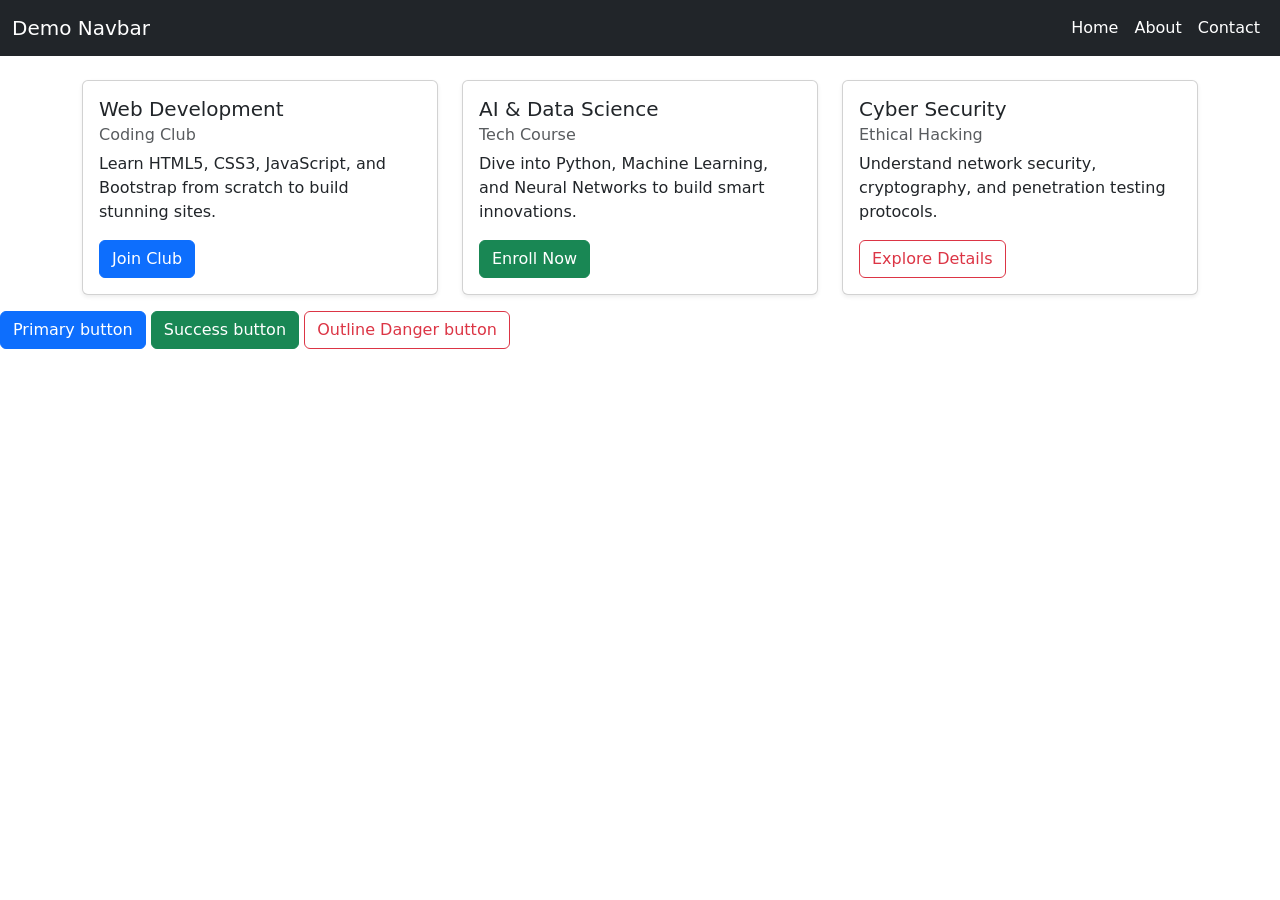
<file: bootstrap-demo.html>
<!doctype html>
<html lang="en">
    <head>
        <meta charset="utf-8">
        <meta name="viewport" content="width=device-width, initial-scale=1">
        <link href="https://cdn.jsdelivr.net/npm/bootstrap@5.3.3/dist/css/bootstrap.min.css" rel="stylesheet">
    </head>
<body>
    <script src="https://cdn.jsdelivr.net/npm/bootstrap@5.3.3/dist/js/bootstrap.bundle.min.js"></script>
    <nav class="navbar navbar-expand-lg navbar-dark bg-dark">
        <div class="container-fluid">
            <a class="navbar-brand" href="#">Demo Navbar</a>
            <button class="navbar-toggler" type="button" data-bs-toggle="collapse"
            data-bs-target="#navbarNav">
        <span class="navbar-toggler-icon"></span>
        </button>
        <div class="collapse navbar-collapse" id="navbarNav">
            <ul class="navbar-nav ms-auto">
                <li class="nav-item"><a class="nav-link active" href="#home"
                >Home</a></li>
                <li class="nav-item"><a class="nav-link active" href="#about
                    ">About</a></li>
                <li class="nav-item"><a class="nav-link active" href="#contact">
                    Contact</a></li>
            </ul>

        </div>
    </nav>

    <div class="container mt-4">
        <div class="row">
            <div class="col-md-4 mb-3">
                <div class="card shadow-sm">
                    <div class="card-body">
                        <h5 class="card-title">Web Development</h5>
                        <h6 class="card-subtitle mb-2 text-muted">Coding Club</h6>
                        <p class="card-text">Learn HTML5, CSS3, JavaScript, and Bootstrap from scratch to build stunning sites.</p>
                        <a href="#" class="btn btn-primary">Join Club</a>
                    </div>
                </div>
            </div>

            <div class="col-md-4 mb-3">
                <div class="card shadow-sm">
                    <div class="card-body">
                        <h5 class="card-title">AI & Data Science</h5>
                        <h6 class="card-subtitle mb-2 text-muted">Tech Course</h6>
                        <p class="card-text">Dive into Python, Machine Learning, and Neural Networks to build smart innovations.</p>
                        <a href="#" class="btn btn-success">Enroll Now</a>
                    </div>
                </div>
            </div>

            <div class="col-md-4 mb-3">
                <div class="card shadow-sm">
                    <div class="card-body">
                        <h5 class="card-title">Cyber Security</h5>
                        <h6 class="card-subtitle mb-2 text-muted">Ethical Hacking</h6>
                        <p class="card-text">Understand network security, cryptography, and penetration testing protocols.</p>
                        <a href="#" class="btn btn-outline-danger">Explore Details</a>
                    </div>
                </div>
                </div>
            </div>
    </div>
    <button type="button" class="btn btn-primary">Primary button</button>
    <button type="button" class="btn btn-success">Success button</button>
    <button type="button" class="btn btn-outline-danger">Outline Danger button</button>
</body>
</html>
</file>
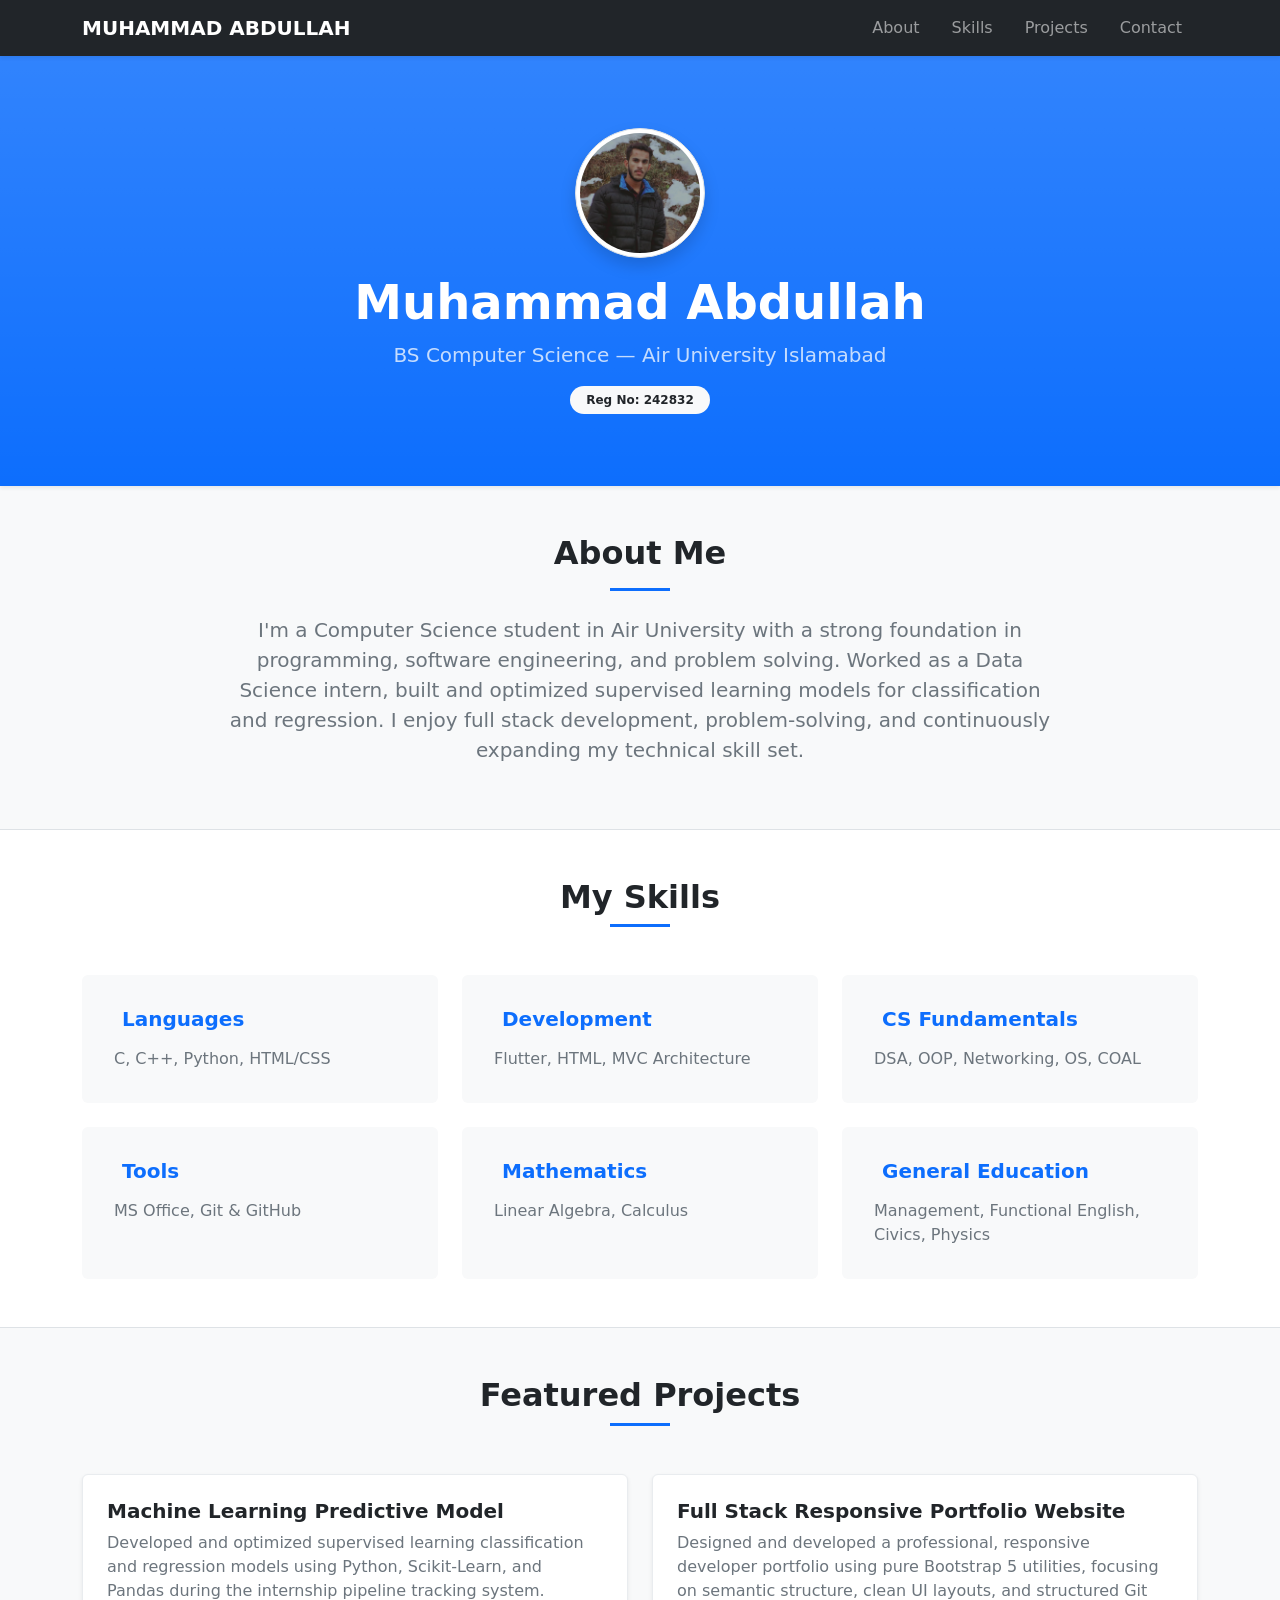
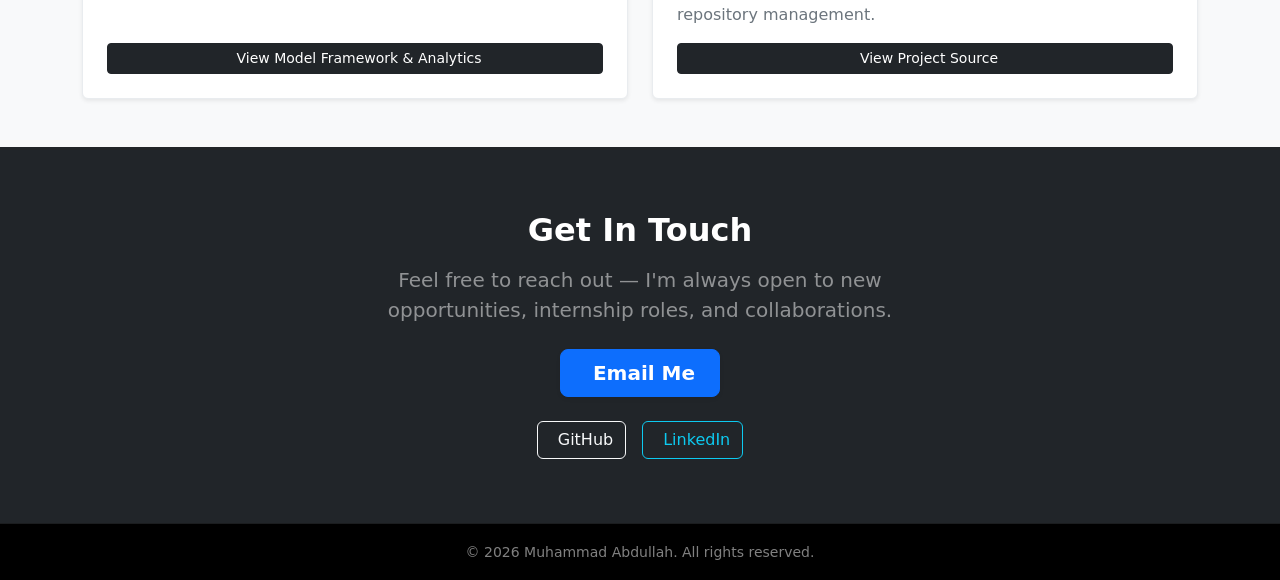
<file: portfolio.html>
<!doctype html>
<html lang="en" class="scroll-behavior-smooth">
<head>
<meta charset="utf-8">
<meta name="viewport" content="width=device-width, initial-scale=1">
<link href="https://cdn.jsdelivr.net/npm/bootstrap@5.3.3/dist/css/bootstrap.min.css" rel="stylesheet">
<title>Muhammad Abdullah — Portfolio</title>
</head>
<body class="bg-light text-dark">

<nav class="navbar navbar-expand-lg navbar-dark bg-dark sticky-top shadow-sm">
  <div class="container">
    <a class="navbar-brand fw-bold text-uppercase tracking-wider" href="#">Muhammad Abdullah</a>
    <button class="navbar-toggler" type="button" data-bs-toggle="collapse" data-bs-target="#navbarNav">
      <span class="navbar-toggler-icon"></span>
    </button>
    <div class="collapse navbar-collapse" id="navbarNav">
      <ul class="navbar-nav ms-auto text-center">
        <li class="nav-item"><a class="nav-link px-3" href="#about">About</a></li>
        <li class="nav-item"><a class="nav-link px-3" href="#skills">Skills</a></li>
        <li class="nav-item"><a class="nav-link px-3" href="#projects">Projects</a></li>
        <li class="nav-item"><a class="nav-link px-3" href="#contact">Contact</a></li>
      </ul>
    </div>
  </div>
</nav>

<div class="bg-gradient bg-primary text-white py-5 text-center shadow-sm">
  <div class="container py-4">
    <img src="abdullah.png" alt="Muhammad Abdullah" class="rounded-circle img-thumbnail mx-auto mb-3 shadow" style="width: 130px; height: 130px; object-fit: cover;">
    <h1 class="display-5 fw-bold">Muhammad Abdullah</h1>
    <p class="lead opacity-75">BS Computer Science — Air University Islamabad</p>
    <span class="badge bg-light text-dark px-3 py-2 rounded-pill fw-semibold">Reg No: 242832</span>
  </div>
</div>

<section id="about" class="container py-5">
  <div class="row justify-content-center">
    <div class="col-lg-9 text-center">
      <h2 class="fw-bold mb-3 text-dark">About Me</h2>
      <div class="border-bottom border-primary border-3 mx-auto mb-4" style="width: 60px;"></div>
      <p class="fs-5 text-secondary lh-base">
        I'm a Computer Science student in Air University with a strong foundation in programming,
        software engineering, and problem solving. Worked as a Data Science intern, built and optimized
        supervised learning models for classification and regression. I enjoy full stack
        development, problem-solving, and continuously expanding my technical skill set.
      </p>
    </div>
  </div>
</section>

<section id="skills" class="bg-white border-top border-bottom py-5">
  <div class="container">
    <div class="text-center mb-5">
      <h2 class="fw-bold text-dark">My Skills</h2>
      <div class="border-bottom border-primary border-3 mx-auto" style="width: 60px;"></div>
    </div>
    
    <div class="row g-4">
      <div class="col-md-6 col-lg-4">
        <div class="card h-100 border-0 bg-light p-3">
          <div class="card-body">
            <h5 class="card-title fw-bold text-primary mb-3"><i class="bi bi-code-slash me-2"></i>Languages</h5>
            <p class="card-text text-secondary">C, C++, Python, HTML/CSS</p>
          </div>
        </div>
      </div>
      <div class="col-md-6 col-lg-4">
        <div class="card h-100 border-0 bg-light p-3">
          <div class="card-body">
            <h5 class="card-title fw-bold text-primary mb-3"><i class="bi bi-laptop me-2"></i>Development</h5>
            <p class="card-text text-secondary">Flutter, HTML, MVC Architecture</p>
          </div>
        </div>
      </div>
      <div class="col-md-6 col-lg-4">
        <div class="card h-100 border-0 bg-light p-3">
          <div class="card-body">
            <h5 class="card-title fw-bold text-primary mb-3"><i class="bi bi-book me-2"></i>CS Fundamentals</h5>
            <p class="card-text text-secondary">DSA, OOP, Networking, OS, COAL</p>
          </div>
        </div>
      </div>
      <div class="col-md-6 col-lg-4">
        <div class="card h-100 border-0 bg-light p-3">
          <div class="card-body">
            <h5 class="card-title fw-bold text-primary mb-3"><i class="bi bi-tools me-2"></i>Tools</h5>
            <p class="card-text text-secondary">MS Office, Git & GitHub</p>
          </div>
        </div>
      </div>
      <div class="col-md-6 col-lg-4">
        <div class="card h-100 border-0 bg-light p-3">
          <div class="card-body">
            <h5 class="card-title fw-bold text-primary mb-3"><i class="bi bi-calculator me-2"></i>Mathematics</h5>
            <p class="card-text text-secondary">Linear Algebra, Calculus</p>
          </div>
        </div>
      </div>
      <div class="col-md-6 col-lg-4">
        <div class="card h-100 border-0 bg-light p-3">
          <div class="card-body">
            <h5 class="card-title fw-bold text-primary mb-3"><i class="bi bi-mortarboard me-2"></i>General Education</h5>
            <p class="card-text text-secondary">Management, Functional English, Civics, Physics</p>
          </div>
        </div>
      </div>
    </div>
  </div>
</section>

<section id="projects" class="container py-5">
  <div class="text-center mb-5">
    <h2 class="fw-bold text-dark">Featured Projects</h2>
    <div class="border-bottom border-primary border-3 mx-auto" style="width: 60px;"></div>
  </div>
  
  <div class="row g-4 justify-content-center">
    <div class="col-md-6">
      <div class="card h-100 border border-light-subtle shadow-sm p-2">
        <div class="card-body d-flex flex-column">
          <h5 class="card-title fw-bold text-dark mb-2">Machine Learning Predictive Model</h5>
          <p class="card-text text-secondary flex-grow-1">Developed and optimized supervised learning classification and regression models using Python, Scikit-Learn, and Pandas during the internship pipeline tracking system.</p>
          <a href="protfolio-model-details.html" class="btn btn-dark btn-sm mt-3 w-100"><i class="bi bi-cpu-fill me-2"></i>View Model Framework & Analytics</a>
        </div>
      </div>
    </div>

    <div class="col-md-6">
      <div class="card h-100 border border-light-subtle shadow-sm p-2">
        <div class="card-body d-flex flex-column">
          <h5 class="card-title fw-bold text-dark mb-2">Full Stack Responsive Portfolio Website</h5>
          <p class="card-text text-secondary flex-grow-1">Designed and developed a professional, responsive developer portfolio using pure Bootstrap 5 utilities, focusing on semantic structure, clean UI layouts, and structured Git repository management.</p>
          <a href="https://github.com" target="_blank" class="btn btn-dark btn-sm mt-auto w-100"><i class="bi bi-github me-2"></i>View Project Source</a>
        </div>
      </div>
    </div>
  </div>
</section>


<section id="contact" class="bg-dark text-white py-5 text-center">
  <div class="container py-3">
    <h2 class="fw-bold text-white mb-3">Get In Touch</h2>
    <p class="fs-5 text-white-50 mb-4 mx-auto" style="max-width: 600px;">Feel free to reach out — I'm always open to new opportunities, internship roles, and collaborations.</p>
    
    <a href="mailto:242832@students.au.edu.pk" class="btn btn-primary btn-lg px-4 mb-4 fw-semibold shadow-sm">
      <i class="bi bi-envelope-fill me-2"></i>Email Me
    </a>
    
    <div class="d-flex justify-content-center gap-3">
      <a href="https://github.com" target="_blank" class="btn btn-outline-light"><i class="bi bi-github me-2"></i>GitHub</a>
      <a href="https://www.linkedin.com/in/muhammad-abdullah-28230026a/?lipi=urn%3Ali%3Apage%3Ad_flagship3_profile_view_base_contact_details%3Bvlnnk0yRQFadhtLwyG51eQ%3D%3D" target="_blank" class="btn btn-outline-info"><i class="bi bi-linkedin me-2"></i>LinkedIn</a>
    </div>
  </div>
</section>

<footer class="bg-black text-white-50 text-center py-3 border-top border-secondary border-opacity-25">
  <div class="container">
    <small>&copy; 2026 Muhammad Abdullah. All rights reserved.</small>
  </div>
</footer>

<script src="https://cdn.jsdelivr.net/npm/bootstrap@5.3.3/dist/js/bootstrap.bundle.min.js"></script>
</body>
</html>
</file>
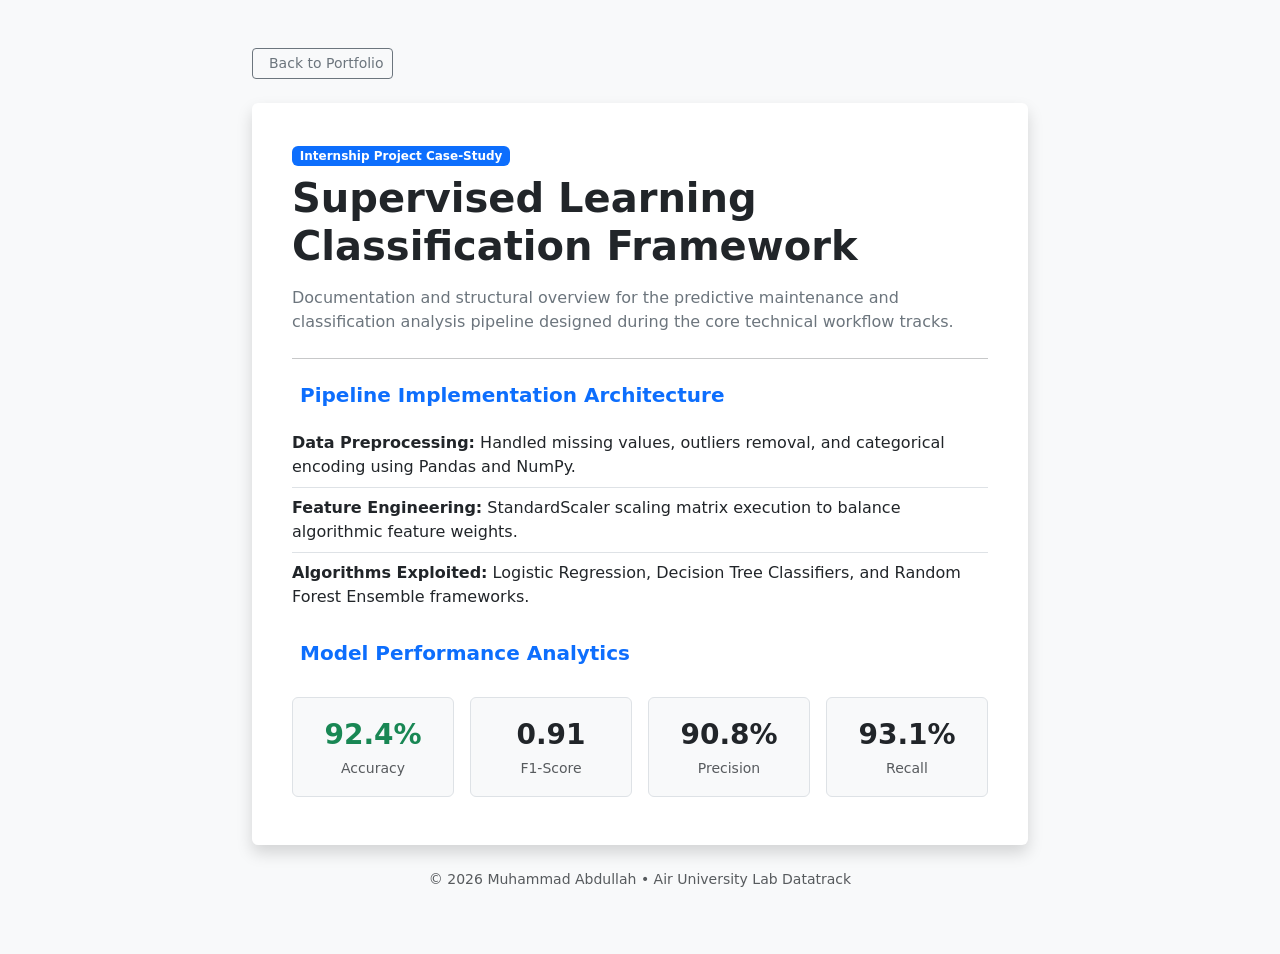
<file: protfolio-model-details.html>
<!doctype html>
<html lang="en">
<head>
<meta charset="utf-8">
<meta name="viewport" content="width=device-width, initial-scale=1">
<link href="https://cdn.jsdelivr.net/npm/bootstrap@5.3.3/dist/css/bootstrap.min.css" rel="stylesheet">
<title>ML Model Analysis — Documentation</title>
</head>
<body class="bg-light py-5">

<div class="container" style="max-width: 800px;">
  <div class="mb-4">
    <a href="portfolio.html" class="btn btn-outline-secondary btn-sm"><i class="bi bi-arrow-left me-2"></i>Back to Portfolio</a>
  </div>

  <div class="card shadow border-0 p-4 mb-4">
    <div class="card-body">
      <span class="badge bg-primary mb-2">Internship Project Case-Study</span>
      <h1 class="fw-bold text-dark mb-3">Supervised Learning Classification Framework</h1>
      <p class="text-secondary">Documentation and structural overview for the predictive maintenance and classification analysis pipeline designed during the core technical workflow tracks.</p>
      
      <hr class="my-4">

      <h5 class="fw-bold text-primary mb-3"><i class="bi bi-gear-wide-connected me-2"></i>Pipeline Implementation Architecture</h5>
      <ul class="list-group list-group-flush mb-4 text-secondary">
        <li class="list-group-item bg-transparent px-0 py-2"><strong>Data Preprocessing:</strong> Handled missing values, outliers removal, and categorical encoding using Pandas and NumPy.</li>
        <li class="list-group-item bg-transparent px-0 py-2"><strong>Feature Engineering:</strong> StandardScaler scaling matrix execution to balance algorithmic feature weights.</li>
        <li class="list-group-item bg-transparent px-0 py-2"><strong>Algorithms Exploited:</strong> Logistic Regression, Decision Tree Classifiers, and Random Forest Ensemble frameworks.</li>
      </ul>

      <h5 class="fw-bold text-primary mb-3"><i class="bi bi-bar-chart-line-fill me-2"></i>Model Performance Analytics</h5>
      <div class="row text-center g-3 my-2">
        <div class="col-6 col-md-3">
          <div class="bg-light p-3 rounded border">
            <div class="fs-3 fw-bold text-success">92.4%</div>
            <small class="text-muted">Accuracy</small>
          </div>
        </div>
        <div class="col-6 col-md-3">
          <div class="bg-light p-3 rounded border">
            <div class="fs-3 fw-bold text-dark">0.91</div>
            <small class="text-muted">F1-Score</small>
          </div>
        </div>
        <div class="col-6 col-md-3">
          <div class="bg-light p-3 rounded border">
            <div class="fs-3 fw-bold text-dark">90.8%</div>
            <small class="text-muted">Precision</small>
          </div>
        </div>
        <div class="col-6 col-md-3">
          <div class="bg-light p-3 rounded border">
            <div class="fs-3 fw-bold text-dark">93.1%</div>
            <small class="text-muted">Recall</small>
          </div>
        </div>
      </div>

    </div>
  </div>
  
  <p class="text-center text-muted small">&copy; 2026 Muhammad Abdullah &bull; Air University Lab Datatrack</p>
</div>

</body>
</html>
</file>
